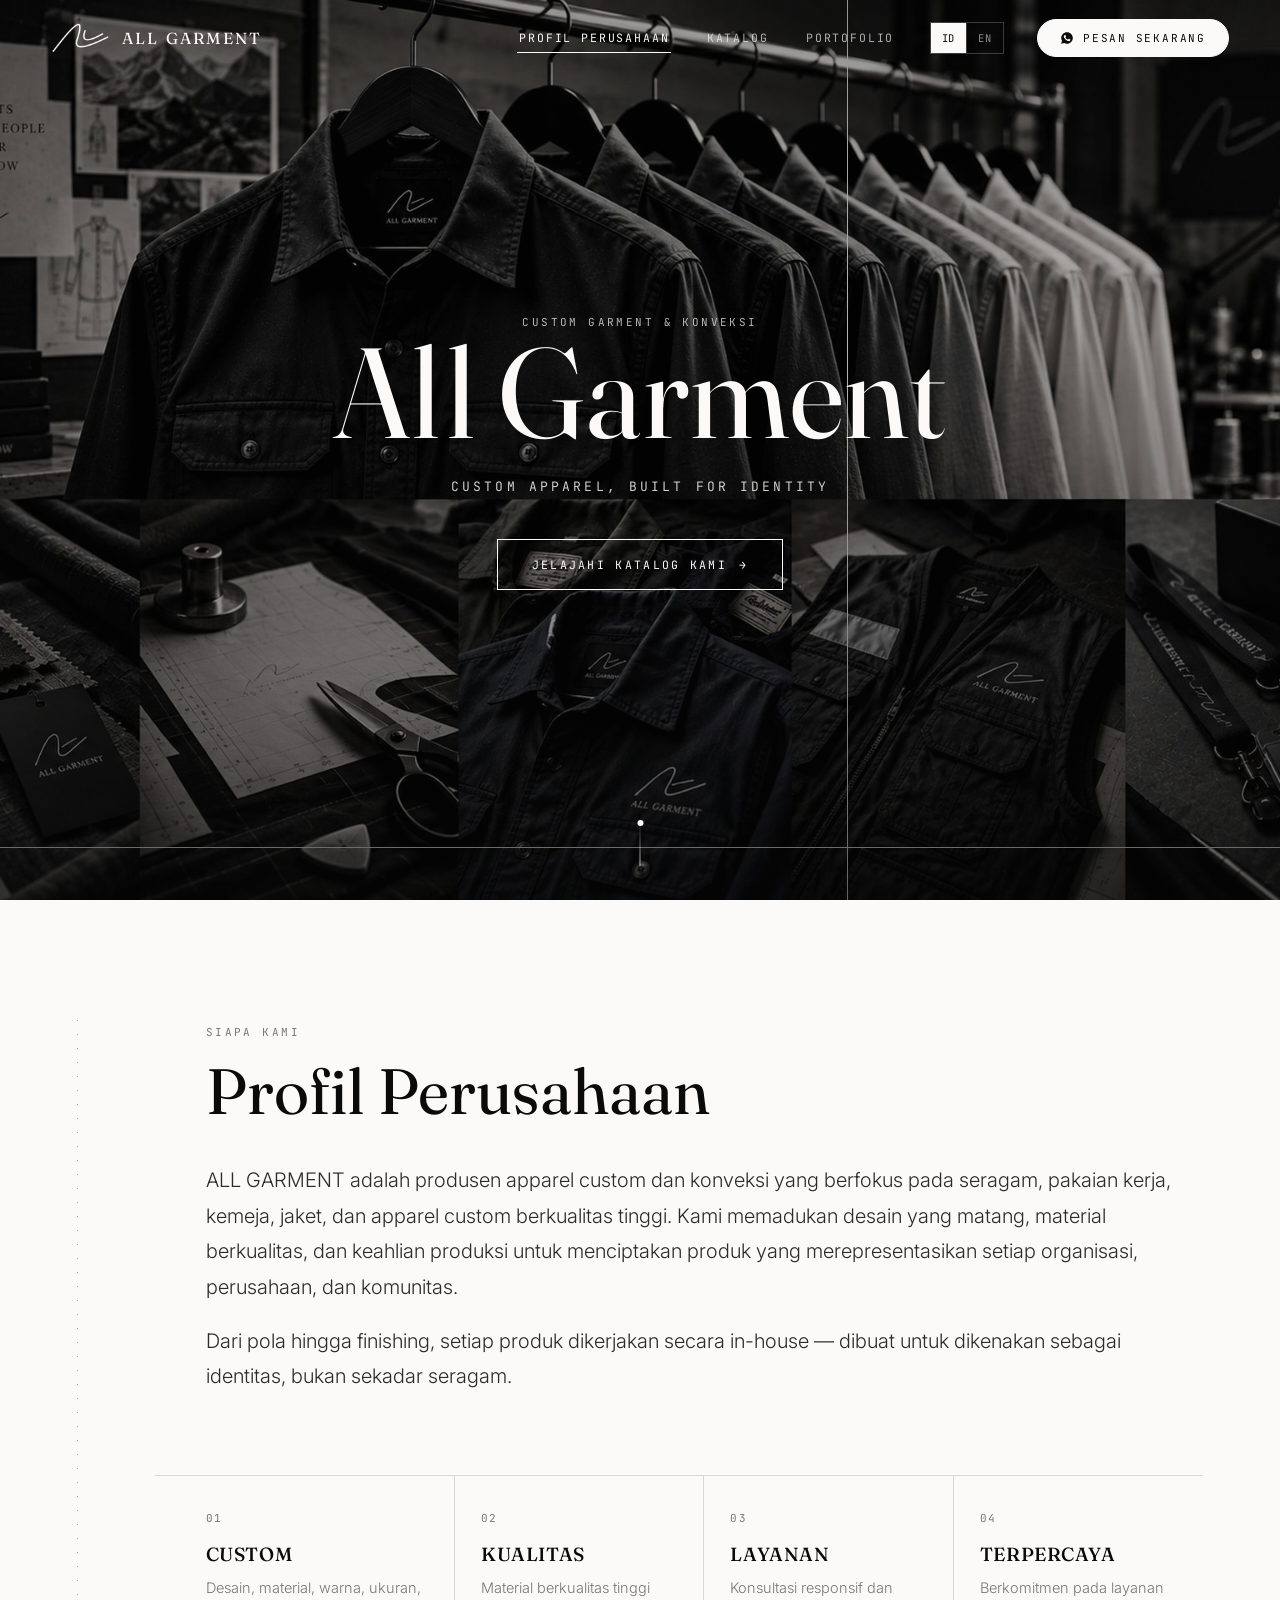
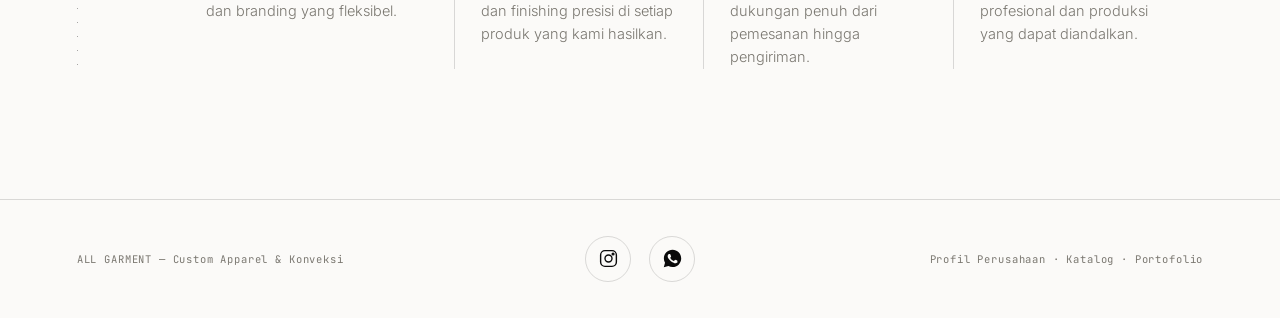
<file: index.html>
<!DOCTYPE html>
<html lang="id">
<head>
<meta charset="UTF-8">
<meta name="viewport" content="width=device-width, initial-scale=1.0">
<title>ALL GARMENT — Custom Apparel, Built For Identity</title>
<link rel="icon" type="image/png" href="images/logo-black.png">
<link rel="apple-touch-icon" href="images/logo-black.png">
<meta name="description" content="ALL GARMENT — produsen apparel custom dan konveksi. Seragam, pakaian kerja, kemeja, jaket, dan apparel custom dengan kualitas dan presisi.">
<link rel="preconnect" href="https://fonts.googleapis.com">
<link rel="preconnect" href="https://fonts.gstatic.com" crossorigin>
<link href="https://fonts.googleapis.com/css2?family=Fraunces:ital,opsz,wght@0,9..144,300;0,9..144,400;0,9..144,500;0,9..144,600;1,9..144,400&family=Inter:wght@300;400;500;600&family=JetBrains+Mono:wght@400;500&display=swap" rel="stylesheet">
<link rel="stylesheet" href="style.css">
</head>
<body class="page-profile">

<div id="veil"><span>All Garment</span></div>

<!-- ============ NAVIGATION ============ -->
<nav class="nav" id="mainNav">
  <div class="nav-brand">
    <img src="images/logo-white.png" alt="ALL GARMENT logo">
    <span class="wordmark">All Garment</span>
  </div>
  <div class="nav-links" id="navLinks">
    <a href="index.html" class="active" data-i18n="nav_profile">Company Profile</a>
    <a href="catalog.html" data-i18n="nav_catalog">Catalog</a>
    <a href="portfolio.html" data-i18n="nav_portfolio">Portfolio</a>
    <div class="lang-switch">
      <button type="button" data-lang="id">ID</button>
      <button type="button" data-lang="en">EN</button>
    </div>
    <a class="order-now" data-wa-link href="#" target="_blank" rel="noopener">
      <svg viewBox="0 0 24 24" fill="currentColor" aria-hidden="true"><path d="M12.04 2C6.58 2 2.13 6.45 2.13 11.91c0 1.75.46 3.45 1.32 4.95L2.05 22l5.25-1.38a9.9 9.9 0 0 0 4.74 1.21h.01c5.46 0 9.9-4.45 9.9-9.91C21.95 6.45 17.5 2 12.04 2zm5.8 14.03c-.24.68-1.4 1.3-1.93 1.38-.49.08-1.11.11-1.8-.11-.41-.13-.94-.31-1.62-.6-2.85-1.23-4.71-4.1-4.85-4.29-.14-.19-1.16-1.54-1.16-2.94 0-1.4.73-2.08 1-2.36.26-.28.57-.35.76-.35.19 0 .38 0 .55.01.18.01.42-.07.65.5.24.58.81 2.01.88 2.16.07.15.12.32.02.51-.09.19-.14.31-.28.48-.14.17-.29.37-.42.5-.14.14-.28.29-.12.57.16.28.71 1.17 1.52 1.9 1.05.94 1.93 1.23 2.21 1.37.28.14.44.12.6-.07.16-.19.68-.79.87-1.06.18-.28.36-.23.6-.14.24.09 1.55.73 1.82.86.27.14.44.2.51.32.07.12.07.68-.17 1.36z"/></svg>
      <span data-i18n="order_now">Order Now</span>
    </a>
  </div>
  <button class="hamburger" id="hamburger" aria-label="Open menu" aria-expanded="false">
    <span></span><span></span><span></span>
  </button>
</nav>

<div class="mobile-menu-backdrop" id="mobileMenuBackdrop"></div>
<div class="mobile-menu" id="mobileMenu">
  <span class="eyebrow on-dark m-eyebrow">Menu</span>
  <a class="menu-link active" href="index.html" data-i18n="nav_profile">Company Profile</a>
  <a class="menu-link" href="catalog.html" data-i18n="nav_catalog">Catalog</a>
  <a class="menu-link" href="portfolio.html" data-i18n="nav_portfolio">Portfolio</a>
  <div class="lang-switch">
    <button type="button" data-lang="id">ID</button>
    <button type="button" data-lang="en">EN</button>
  </div>
  <a class="order-now" data-wa-link href="#" target="_blank" rel="noopener">
    <svg viewBox="0 0 24 24" fill="currentColor" aria-hidden="true"><path d="M12.04 2C6.58 2 2.13 6.45 2.13 11.91c0 1.75.46 3.45 1.32 4.95L2.05 22l5.25-1.38a9.9 9.9 0 0 0 4.74 1.21h.01c5.46 0 9.9-4.45 9.9-9.91C21.95 6.45 17.5 2 12.04 2zm5.8 14.03c-.24.68-1.4 1.3-1.93 1.38-.49.08-1.11.11-1.8-.11-.41-.13-.94-.31-1.62-.6-2.85-1.23-4.71-4.1-4.85-4.29-.14-.19-1.16-1.54-1.16-2.94 0-1.4.73-2.08 1-2.36.26-.28.57-.35.76-.35.19 0 .38 0 .55.01.18.01.42-.07.65.5.24.58.81 2.01.88 2.16.07.15.12.32.02.51-.09.19-.14.31-.28.48-.14.17-.29.37-.42.5-.14.14-.28.29-.12.57.16.28.71 1.17 1.52 1.9 1.05.94 1.93 1.23 2.21 1.37.28.14.44.12.6-.07.16-.19.68-.79.87-1.06.18-.28.36-.23.6-.14.24.09 1.55.73 1.82.86.27.14.44.2.51.32.07.12.07.68-.17 1.36z"/></svg>
    <span data-i18n="order_now">Order Now</span>
  </a>
</div>

<!-- ============ COMPANY PROFILE ============ -->
<main>
  <section class="hero">
    <div class="hero-bg"></div>
    <div class="hero-overlay"></div>
    <div class="hero-inner">
      <span class="eyebrow" data-i18n="hero_eyebrow">Custom Garment &amp; Konveksi</span>
      <h1>All Garment</h1>
      <p class="tagline">Custom Apparel, Built For Identity</p>
      <div class="hero-cta">
        <a class="btn" href="catalog.html"><span data-i18n="hero_cta">Explore Our Catalog</span> <span class="arrow">→</span></a>
      </div>
    </div>
    <div class="scroll-cue"></div>
  </section>

  <section class="profile-section">
    <div class="profile-grid">
      <div class="tape reveal-item reveal-tape"></div>
      <div>
        <div class="profile-head">
          <span class="eyebrow" data-i18n="profile_eyebrow">Who We Are</span>
          <h2 style="margin-top:18px;" data-i18n="profile_title">Company Profile</h2>
        </div>
        <p class="profile-lede reveal-item" data-i18n="profile_p1">ALL GARMENT is a custom apparel and garment manufacturer specializing in high-quality uniforms, workwear, shirts, jackets, and customized apparel. We combine thoughtful design, quality materials, and skilled craftsmanship to create products that represent every organization, company, and community.</p>
        <p class="profile-lede reveal-item" data-i18n="profile_p2">From pattern to finishing, every piece is produced in-house — built to be worn as a mark of identity, not just a uniform.</p>

        <div class="pillars">
          <div class="pillar reveal-item">
            <span class="num">01</span>
            <h3 data-i18n="pillar_custom_title">Custom</h3>
            <p data-i18n="pillar_custom_desc">Flexible designs, materials, colors, sizes, and branding.</p>
          </div>
          <div class="pillar reveal-item">
            <span class="num">02</span>
            <h3 data-i18n="pillar_quality_title">Quality</h3>
            <p data-i18n="pillar_quality_desc">High-quality materials and precise finishing on every piece we produce.</p>
          </div>
          <div class="pillar reveal-item">
            <span class="num">03</span>
            <h3 data-i18n="pillar_service_title">Service</h3>
            <p data-i18n="pillar_service_desc">Responsive consultation and dedicated support from order to delivery.</p>
          </div>
          <div class="pillar reveal-item">
            <span class="num">04</span>
            <h3 data-i18n="pillar_reliable_title">Reliable</h3>
            <p data-i18n="pillar_reliable_desc">Committed to professional service and dependable production.</p>
          </div>
        </div>
      </div>
    </div>
  </section>

  <footer class="site-footer">
    <p data-i18n="footer_tagline">ALL GARMENT — Custom Apparel &amp; Konveksi</p>
    <div class="footer-social">
      <a href="https://www.instagram.com/allgarment_/" target="_blank" rel="noopener" aria-label="Instagram All Garment">
        <svg viewBox="0 0 24 24" fill="none" stroke="currentColor" stroke-width="1.6" aria-hidden="true"><rect x="3" y="3" width="18" height="18" rx="5"/><circle cx="12" cy="12" r="4"/><circle cx="17.2" cy="6.8" r="1"/></svg>
      </a>
      <a data-wa-link href="#" target="_blank" rel="noopener" aria-label="WhatsApp All Garment">
        <svg viewBox="0 0 24 24" fill="currentColor" aria-hidden="true"><path d="M12.04 2C6.58 2 2.13 6.45 2.13 11.91c0 1.75.46 3.45 1.32 4.95L2.05 22l5.25-1.38a9.9 9.9 0 0 0 4.74 1.21h.01c5.46 0 9.9-4.45 9.9-9.91C21.95 6.45 17.5 2 12.04 2zm5.8 14.03c-.24.68-1.4 1.3-1.93 1.38-.49.08-1.11.11-1.8-.11-.41-.13-.94-.31-1.62-.6-2.85-1.23-4.71-4.1-4.85-4.29-.14-.19-1.16-1.54-1.16-2.94 0-1.4.73-2.08 1-2.36.26-.28.57-.35.76-.35.19 0 .38 0 .55.01.18.01.42-.07.65.5.24.58.81 2.01.88 2.16.07.15.12.32.02.51-.09.19-.14.31-.28.48-.14.17-.29.37-.42.5-.14.14-.28.29-.12.57.16.28.71 1.17 1.52 1.9 1.05.94 1.93 1.23 2.21 1.37.28.14.44.12.6-.07.16-.19.68-.79.87-1.06.18-.28.36-.23.6-.14.24.09 1.55.73 1.82.86.27.14.44.2.51.32.07.12.07.68-.17 1.36z"/></svg>
      </a>
    </div>
    <p data-i18n="footer_nav">Company Profile · Catalog · Portfolio</p>
  </footer>
</main>

<script src="i18n.js"></script>
<script src="common.js"></script>
<script src="home.js"></script>
</body>
</html>
</file>
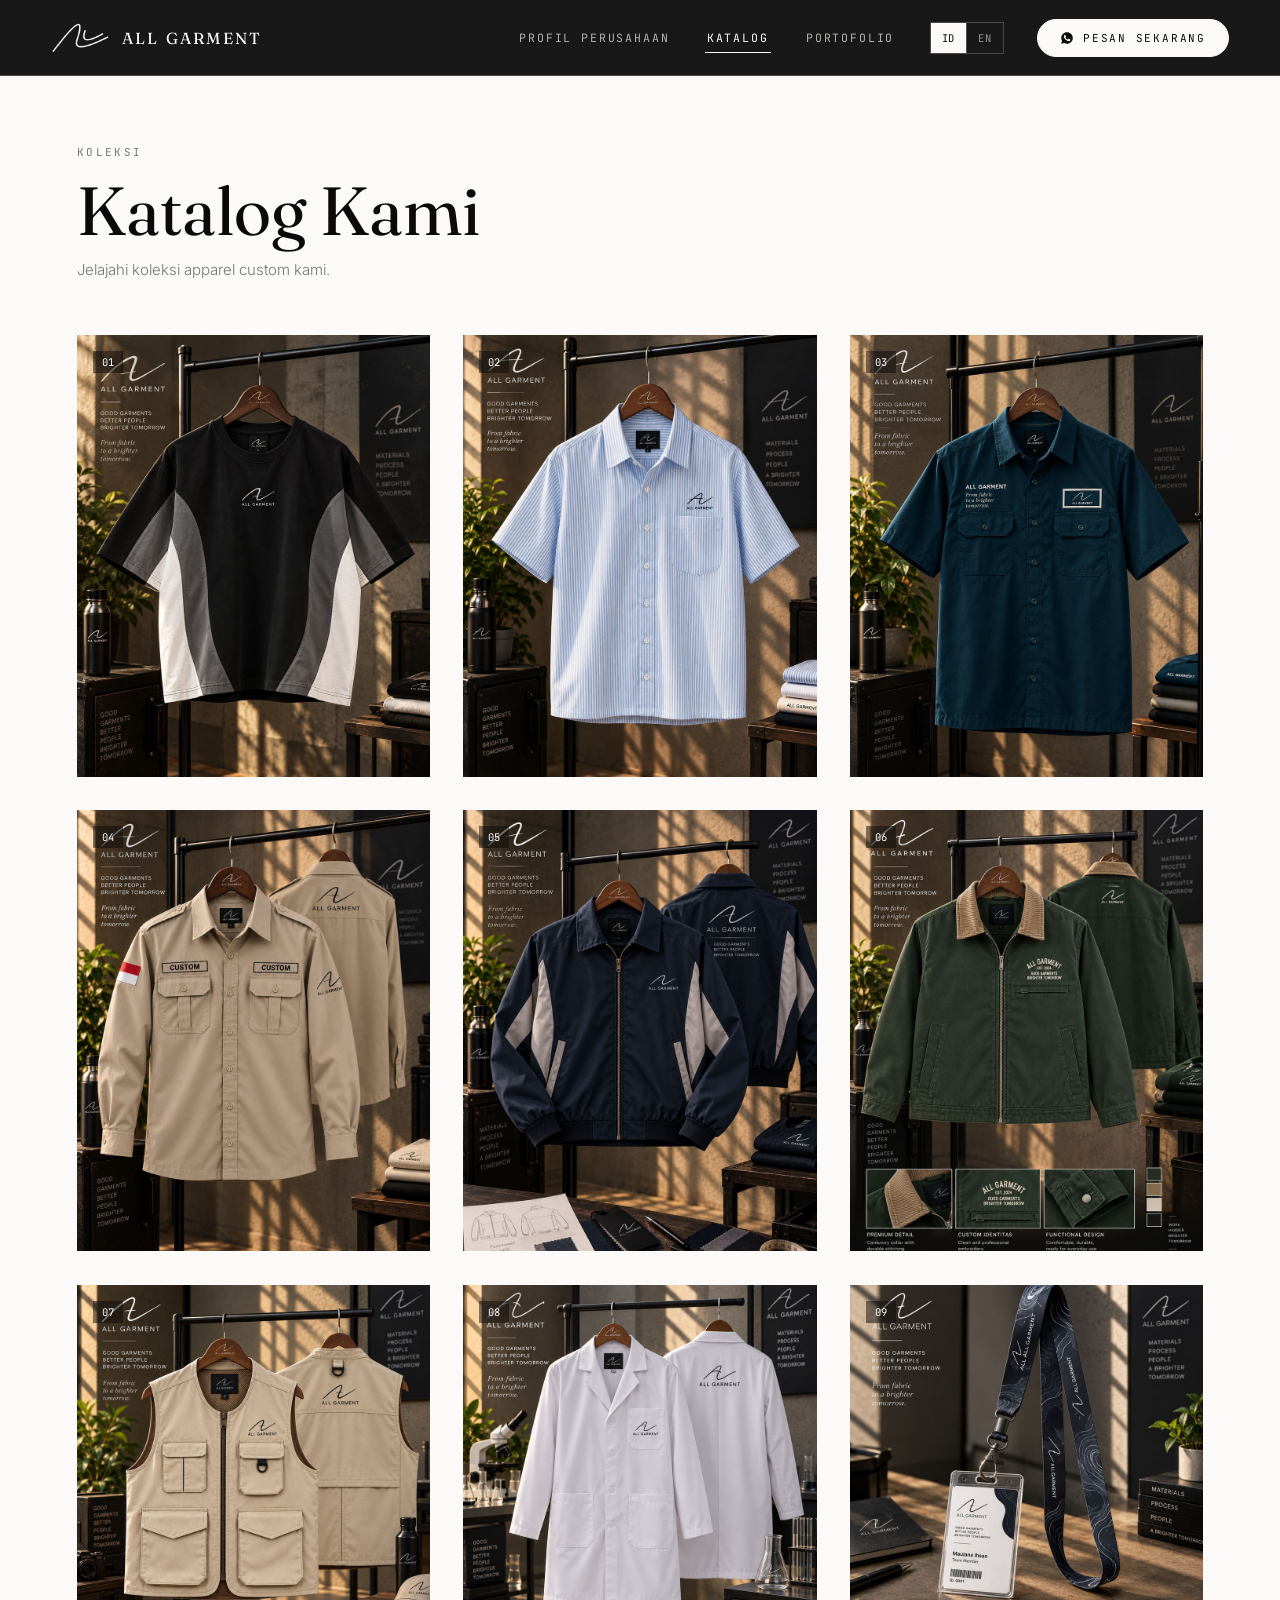
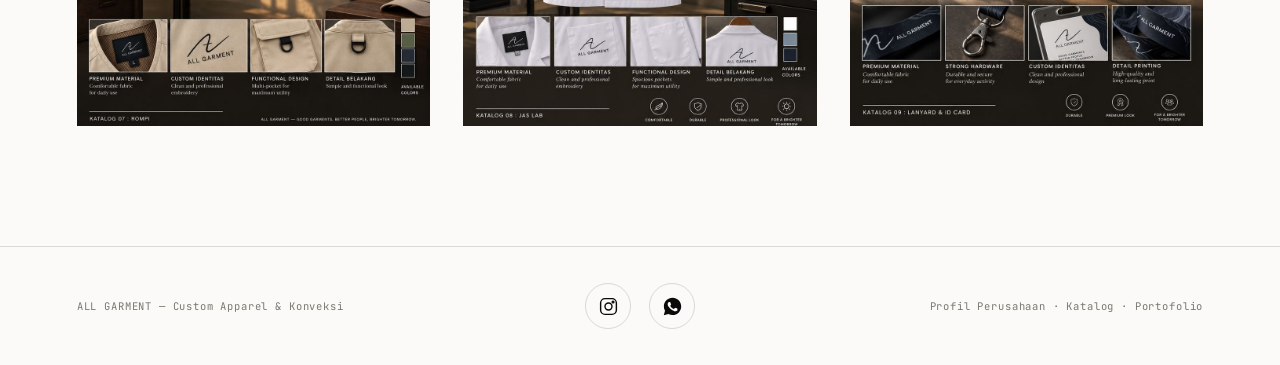
<file: catalog.html>
<!DOCTYPE html>
<html lang="id">
<head>
<meta charset="UTF-8">
<meta name="viewport" content="width=device-width, initial-scale=1.0">
<title>Catalog — ALL GARMENT</title>
<link rel="icon" type="image/png" href="images/logo-black.png">
<link rel="apple-touch-icon" href="images/logo-black.png">
<meta name="description" content="Katalog custom apparel ALL GARMENT — kemeja, workshirt, PDH, jaket, rompi, jas lab, lanyard, dan ID card.">
<link rel="preconnect" href="https://fonts.googleapis.com">
<link rel="preconnect" href="https://fonts.gstatic.com" crossorigin>
<link href="https://fonts.googleapis.com/css2?family=Fraunces:ital,opsz,wght@0,9..144,300;0,9..144,400;0,9..144,500;0,9..144,600;1,9..144,400&family=Inter:wght@300;400;500;600&family=JetBrains+Mono:wght@400;500&display=swap" rel="stylesheet">
<link rel="stylesheet" href="style.css">
</head>
<body class="page-catalog">

<!-- ============ NAVIGATION ============ -->
<nav class="nav solid" id="mainNav">
  <div class="nav-brand">
    <img src="images/logo-white.png" alt="ALL GARMENT logo">
    <span class="wordmark">All Garment</span>
  </div>
  <div class="nav-links" id="navLinks">
    <a href="index.html" data-i18n="nav_profile">Company Profile</a>
    <a href="catalog.html" class="active" data-i18n="nav_catalog">Catalog</a>
    <a href="portfolio.html" data-i18n="nav_portfolio">Portfolio</a>
    <div class="lang-switch">
      <button type="button" data-lang="id">ID</button>
      <button type="button" data-lang="en">EN</button>
    </div>
    <a class="order-now" data-wa-link href="#" target="_blank" rel="noopener">
      <svg viewBox="0 0 24 24" fill="currentColor" aria-hidden="true"><path d="M12.04 2C6.58 2 2.13 6.45 2.13 11.91c0 1.75.46 3.45 1.32 4.95L2.05 22l5.25-1.38a9.9 9.9 0 0 0 4.74 1.21h.01c5.46 0 9.9-4.45 9.9-9.91C21.95 6.45 17.5 2 12.04 2zm5.8 14.03c-.24.68-1.4 1.3-1.93 1.38-.49.08-1.11.11-1.8-.11-.41-.13-.94-.31-1.62-.6-2.85-1.23-4.71-4.1-4.85-4.29-.14-.19-1.16-1.54-1.16-2.94 0-1.4.73-2.08 1-2.36.26-.28.57-.35.76-.35.19 0 .38 0 .55.01.18.01.42-.07.65.5.24.58.81 2.01.88 2.16.07.15.12.32.02.51-.09.19-.14.31-.28.48-.14.17-.29.37-.42.5-.14.14-.28.29-.12.57.16.28.71 1.17 1.52 1.9 1.05.94 1.93 1.23 2.21 1.37.28.14.44.12.6-.07.16-.19.68-.79.87-1.06.18-.28.36-.23.6-.14.24.09 1.55.73 1.82.86.27.14.44.2.51.32.07.12.07.68-.17 1.36z"/></svg>
      <span data-i18n="order_now">Order Now</span>
    </a>
  </div>
  <button class="hamburger" id="hamburger" aria-label="Open menu" aria-expanded="false">
    <span></span><span></span><span></span>
  </button>
</nav>

<div class="mobile-menu-backdrop" id="mobileMenuBackdrop"></div>
<div class="mobile-menu" id="mobileMenu">
  <span class="eyebrow on-dark m-eyebrow">Menu</span>
  <a class="menu-link" href="index.html" data-i18n="nav_profile">Company Profile</a>
  <a class="menu-link active" href="catalog.html" data-i18n="nav_catalog">Catalog</a>
  <a class="menu-link" href="portfolio.html" data-i18n="nav_portfolio">Portfolio</a>
  <div class="lang-switch">
    <button type="button" data-lang="id">ID</button>
    <button type="button" data-lang="en">EN</button>
  </div>
  <a class="order-now" data-wa-link href="#" target="_blank" rel="noopener">
    <svg viewBox="0 0 24 24" fill="currentColor" aria-hidden="true"><path d="M12.04 2C6.58 2 2.13 6.45 2.13 11.91c0 1.75.46 3.45 1.32 4.95L2.05 22l5.25-1.38a9.9 9.9 0 0 0 4.74 1.21h.01c5.46 0 9.9-4.45 9.9-9.91C21.95 6.45 17.5 2 12.04 2zm5.8 14.03c-.24.68-1.4 1.3-1.93 1.38-.49.08-1.11.11-1.8-.11-.41-.13-.94-.31-1.62-.6-2.85-1.23-4.71-4.1-4.85-4.29-.14-.19-1.16-1.54-1.16-2.94 0-1.4.73-2.08 1-2.36.26-.28.57-.35.76-.35.19 0 .38 0 .55.01.18.01.42-.07.65.5.24.58.81 2.01.88 2.16.07.15.12.32.02.51-.09.19-.14.31-.28.48-.14.17-.29.37-.42.5-.14.14-.28.29-.12.57.16.28.71 1.17 1.52 1.9 1.05.94 1.93 1.23 2.21 1.37.28.14.44.12.6-.07.16-.19.68-.79.87-1.06.18-.28.36-.23.6-.14.24.09 1.55.73 1.82.86.27.14.44.2.51.32.07.12.07.68-.17 1.36z"/></svg>
    <span data-i18n="order_now">Order Now</span>
  </a>
</div>

<!-- ============ CATALOG ============ -->
<main>
  <div id="catalogGridView">
    <div class="section-head">
      <span class="eyebrow" data-i18n="catalog_eyebrow">Collection</span>
      <h2 style="margin-top:16px;" data-i18n="catalog_title">Our Catalog</h2>
      <p class="sub" data-i18n="catalog_sub">Explore our custom apparel collection.</p>
    </div>
    <div class="catalog-wrap">
      <div class="catalog-grid" id="catalogGrid"></div>
    </div>
  </div>

  <div class="product-detail" id="productDetail"></div>

  <footer class="site-footer">
    <p data-i18n="footer_tagline">ALL GARMENT — Custom Apparel &amp; Konveksi</p>
    <div class="footer-social">
      <a href="https://www.instagram.com/allgarment_/" target="_blank" rel="noopener" aria-label="Instagram All Garment">
        <svg viewBox="0 0 24 24" fill="none" stroke="currentColor" stroke-width="1.6" aria-hidden="true"><rect x="3" y="3" width="18" height="18" rx="5"/><circle cx="12" cy="12" r="4"/><circle cx="17.2" cy="6.8" r="1"/></svg>
      </a>
      <a data-wa-link href="#" target="_blank" rel="noopener" aria-label="WhatsApp All Garment">
        <svg viewBox="0 0 24 24" fill="currentColor" aria-hidden="true"><path d="M12.04 2C6.58 2 2.13 6.45 2.13 11.91c0 1.75.46 3.45 1.32 4.95L2.05 22l5.25-1.38a9.9 9.9 0 0 0 4.74 1.21h.01c5.46 0 9.9-4.45 9.9-9.91C21.95 6.45 17.5 2 12.04 2zm5.8 14.03c-.24.68-1.4 1.3-1.93 1.38-.49.08-1.11.11-1.8-.11-.41-.13-.94-.31-1.62-.6-2.85-1.23-4.71-4.1-4.85-4.29-.14-.19-1.16-1.54-1.16-2.94 0-1.4.73-2.08 1-2.36.26-.28.57-.35.76-.35.19 0 .38 0 .55.01.18.01.42-.07.65.5.24.58.81 2.01.88 2.16.07.15.12.32.02.51-.09.19-.14.31-.28.48-.14.17-.29.37-.42.5-.14.14-.28.29-.12.57.16.28.71 1.17 1.52 1.9 1.05.94 1.93 1.23 2.21 1.37.28.14.44.12.6-.07.16-.19.68-.79.87-1.06.18-.28.36-.23.6-.14.24.09 1.55.73 1.82.86.27.14.44.2.51.32.07.12.07.68-.17 1.36z"/></svg>
      </a>
    </div>
    <p data-i18n="footer_nav">Company Profile · Catalog · Portfolio</p>
  </footer>
</main>

<script src="i18n.js"></script>
<script src="common.js"></script>
<script src="data.js"></script>
<script src="catalog.js"></script>
</body>
</html>
</file>
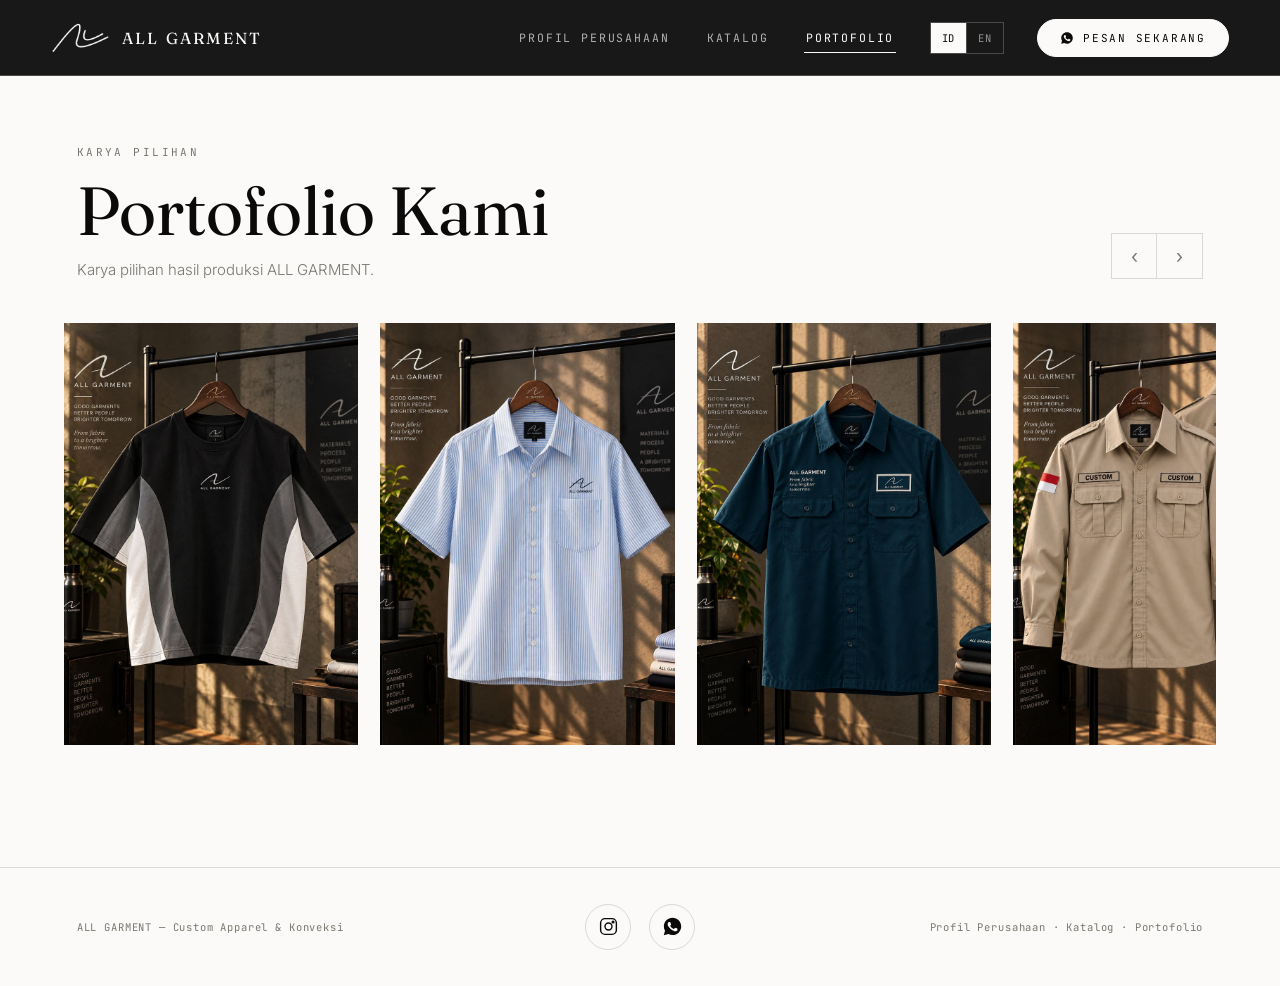
<file: portfolio.html>
<!DOCTYPE html>
<html lang="id">
<head>
<meta charset="UTF-8">
<meta name="viewport" content="width=device-width, initial-scale=1.0">
<title>Portfolio — ALL GARMENT</title>
<link rel="icon" type="image/png" href="images/logo-black.png">
<link rel="apple-touch-icon" href="images/logo-black.png">
<meta name="description" content="Portofolio hasil produksi ALL GARMENT — seragam perusahaan, event, organisasi, dan custom apparel lainnya.">
<link rel="preconnect" href="https://fonts.googleapis.com">
<link rel="preconnect" href="https://fonts.gstatic.com" crossorigin>
<link href="https://fonts.googleapis.com/css2?family=Fraunces:ital,opsz,wght@0,9..144,300;0,9..144,400;0,9..144,500;0,9..144,600;1,9..144,400&family=Inter:wght@300;400;500;600&family=JetBrains+Mono:wght@400;500&display=swap" rel="stylesheet">
<link rel="stylesheet" href="style.css">
</head>
<body class="page-portfolio">

<!-- ============ NAVIGATION ============ -->
<nav class="nav solid" id="mainNav">
  <div class="nav-brand">
    <img src="images/logo-white.png" alt="ALL GARMENT logo">
    <span class="wordmark">All Garment</span>
  </div>
  <div class="nav-links" id="navLinks">
    <a href="index.html" data-i18n="nav_profile">Company Profile</a>
    <a href="catalog.html" data-i18n="nav_catalog">Catalog</a>
    <a href="portfolio.html" class="active" data-i18n="nav_portfolio">Portfolio</a>
    <div class="lang-switch">
      <button type="button" data-lang="id">ID</button>
      <button type="button" data-lang="en">EN</button>
    </div>
    <a class="order-now" data-wa-link href="#" target="_blank" rel="noopener">
      <svg viewBox="0 0 24 24" fill="currentColor" aria-hidden="true"><path d="M12.04 2C6.58 2 2.13 6.45 2.13 11.91c0 1.75.46 3.45 1.32 4.95L2.05 22l5.25-1.38a9.9 9.9 0 0 0 4.74 1.21h.01c5.46 0 9.9-4.45 9.9-9.91C21.95 6.45 17.5 2 12.04 2zm5.8 14.03c-.24.68-1.4 1.3-1.93 1.38-.49.08-1.11.11-1.8-.11-.41-.13-.94-.31-1.62-.6-2.85-1.23-4.71-4.1-4.85-4.29-.14-.19-1.16-1.54-1.16-2.94 0-1.4.73-2.08 1-2.36.26-.28.57-.35.76-.35.19 0 .38 0 .55.01.18.01.42-.07.65.5.24.58.81 2.01.88 2.16.07.15.12.32.02.51-.09.19-.14.31-.28.48-.14.17-.29.37-.42.5-.14.14-.28.29-.12.57.16.28.71 1.17 1.52 1.9 1.05.94 1.93 1.23 2.21 1.37.28.14.44.12.6-.07.16-.19.68-.79.87-1.06.18-.28.36-.23.6-.14.24.09 1.55.73 1.82.86.27.14.44.2.51.32.07.12.07.68-.17 1.36z"/></svg>
      <span data-i18n="order_now">Order Now</span>
    </a>
  </div>
  <button class="hamburger" id="hamburger" aria-label="Open menu" aria-expanded="false">
    <span></span><span></span><span></span>
  </button>
</nav>

<div class="mobile-menu-backdrop" id="mobileMenuBackdrop"></div>
<div class="mobile-menu" id="mobileMenu">
  <span class="eyebrow on-dark m-eyebrow">Menu</span>
  <a class="menu-link" href="index.html" data-i18n="nav_profile">Company Profile</a>
  <a class="menu-link" href="catalog.html" data-i18n="nav_catalog">Catalog</a>
  <a class="menu-link active" href="portfolio.html" data-i18n="nav_portfolio">Portfolio</a>
  <div class="lang-switch">
    <button type="button" data-lang="id">ID</button>
    <button type="button" data-lang="en">EN</button>
  </div>
  <a class="order-now" data-wa-link href="#" target="_blank" rel="noopener">
    <svg viewBox="0 0 24 24" fill="currentColor" aria-hidden="true"><path d="M12.04 2C6.58 2 2.13 6.45 2.13 11.91c0 1.75.46 3.45 1.32 4.95L2.05 22l5.25-1.38a9.9 9.9 0 0 0 4.74 1.21h.01c5.46 0 9.9-4.45 9.9-9.91C21.95 6.45 17.5 2 12.04 2zm5.8 14.03c-.24.68-1.4 1.3-1.93 1.38-.49.08-1.11.11-1.8-.11-.41-.13-.94-.31-1.62-.6-2.85-1.23-4.71-4.1-4.85-4.29-.14-.19-1.16-1.54-1.16-2.94 0-1.4.73-2.08 1-2.36.26-.28.57-.35.76-.35.19 0 .38 0 .55.01.18.01.42-.07.65.5.24.58.81 2.01.88 2.16.07.15.12.32.02.51-.09.19-.14.31-.28.48-.14.17-.29.37-.42.5-.14.14-.28.29-.12.57.16.28.71 1.17 1.52 1.9 1.05.94 1.93 1.23 2.21 1.37.28.14.44.12.6-.07.16-.19.68-.79.87-1.06.18-.28.36-.23.6-.14.24.09 1.55.73 1.82.86.27.14.44.2.51.32.07.12.07.68-.17 1.36z"/></svg>
    <span data-i18n="order_now">Order Now</span>
  </a>
</div>

<!-- ============ PORTFOLIO ============ -->
<main>
  <div class="section-head" id="portfolioSectionHead">
    <div class="head-flex">
      <div>
        <span class="eyebrow" data-i18n="portfolio_eyebrow">Selected Work</span>
        <h2 style="margin-top:16px;" data-i18n="portfolio_title">Our Portfolio</h2>
        <p class="sub" data-i18n="portfolio_sub">Selected work produced by ALL GARMENT.</p>
      </div>
      <div class="carousel-controls">
        <button id="carouselPrev" aria-label="Previous">‹</button>
        <button id="carouselNext" aria-label="Next">›</button>
      </div>
    </div>
  </div>

  <div id="portfolioCarouselView">
    <div class="portfolio-wrap">
      <div class="portfolio-carousel-wrap" id="portfolioCarouselWrap">
        <div class="portfolio-carousel" id="portfolioCarousel"></div>
      </div>
    </div>
  </div>

  <div class="portfolio-album" id="portfolioAlbum"></div>

  <footer class="site-footer">
    <p data-i18n="footer_tagline">ALL GARMENT — Custom Apparel &amp; Konveksi</p>
    <div class="footer-social">
      <a href="https://www.instagram.com/allgarment_/" target="_blank" rel="noopener" aria-label="Instagram All Garment">
        <svg viewBox="0 0 24 24" fill="none" stroke="currentColor" stroke-width="1.6" aria-hidden="true"><rect x="3" y="3" width="18" height="18" rx="5"/><circle cx="12" cy="12" r="4"/><circle cx="17.2" cy="6.8" r="1"/></svg>
      </a>
      <a data-wa-link href="#" target="_blank" rel="noopener" aria-label="WhatsApp All Garment">
        <svg viewBox="0 0 24 24" fill="currentColor" aria-hidden="true"><path d="M12.04 2C6.58 2 2.13 6.45 2.13 11.91c0 1.75.46 3.45 1.32 4.95L2.05 22l5.25-1.38a9.9 9.9 0 0 0 4.74 1.21h.01c5.46 0 9.9-4.45 9.9-9.91C21.95 6.45 17.5 2 12.04 2zm5.8 14.03c-.24.68-1.4 1.3-1.93 1.38-.49.08-1.11.11-1.8-.11-.41-.13-.94-.31-1.62-.6-2.85-1.23-4.71-4.1-4.85-4.29-.14-.19-1.16-1.54-1.16-2.94 0-1.4.73-2.08 1-2.36.26-.28.57-.35.76-.35.19 0 .38 0 .55.01.18.01.42-.07.65.5.24.58.81 2.01.88 2.16.07.15.12.32.02.51-.09.19-.14.31-.28.48-.14.17-.29.37-.42.5-.14.14-.28.29-.12.57.16.28.71 1.17 1.52 1.9 1.05.94 1.93 1.23 2.21 1.37.28.14.44.12.6-.07.16-.19.68-.79.87-1.06.18-.28.36-.23.6-.14.24.09 1.55.73 1.82.86.27.14.44.2.51.32.07.12.07.68-.17 1.36z"/></svg>
      </a>
    </div>
    <p data-i18n="footer_nav">Company Profile · Catalog · Portfolio</p>
  </footer>
</main>

<!-- ============ LIGHTBOX ============ -->
<div class="lightbox" id="lightbox">
  <button class="lightbox-close" id="lightboxClose">Close ✕</button>
  <div class="lightbox-inner">
    <div id="lightboxImgWrap"></div>
    <div class="lightbox-caption">
      <p class="lc-name" id="lightboxName"></p>
      <p class="lc-cat" id="lightboxCat"></p>
    </div>
  </div>
</div>

<script src="i18n.js"></script>
<script src="common.js"></script>
<script src="data.js"></script>
<script src="portfolio.js"></script>
</body>
</html>
</file>
<file: style.css>
/* ============================================================
   ALL GARMENT — Company Profile Website
   Tokens
   ============================================================ */
:root{
  --black:#0a0a0a;
  --near-black:#141414;
  --white:#fbfaf8;
  --paper:#f2f0ec;
  --gray-600:#7a7770;
  --gray-300:#c9c6bf;
  --hairline:rgba(10,10,10,0.14);
  --hairline-on-dark:rgba(251,250,248,0.22);

  --font-display:'Fraunces', 'Times New Roman', serif;
  --font-body:'Inter', -apple-system, BlinkMacSystemFont, sans-serif;
  --font-mono:'JetBrains Mono', ui-monospace, monospace;

  --ease:cubic-bezier(.22,.61,.36,1);
  --dur-fast:.35s;
  --dur-med:.6s;
  --dur-slow:.9s;

  --nav-h:76px;
}

*{margin:0;padding:0;box-sizing:border-box;}
html{scroll-behavior:smooth;}
body{
  font-family:var(--font-body);
  color:var(--black);
  background:var(--white);
  overflow-x:hidden;
  width:100%;
  -webkit-font-smoothing:antialiased;
  -moz-osx-font-smoothing:grayscale;
}
img{max-width:100%;display:block;}
button{font-family:inherit;cursor:pointer;background:none;border:none;color:inherit;}
a{color:inherit;text-decoration:none;}
ul{list-style:none;}
table{border-collapse:collapse;}

@media (prefers-reduced-motion: reduce){
  *{animation-duration:.01ms !important;animation-iteration-count:1 !important;transition-duration:.01ms !important;scroll-behavior:auto !important;}
}

:focus-visible{outline:2px solid var(--black);outline-offset:3px;}
.no-image :focus-visible{outline-color:var(--white);}

.eyebrow{
  font-family:var(--font-mono);
  font-size:11px;
  letter-spacing:.22em;
  text-transform:uppercase;
  color:var(--gray-600);
}
.eyebrow.on-dark{color:rgba(251,250,248,.6);}

/* ============================================================
   Loading veil (subtle entrance)
   ============================================================ */
#veil{
  position:fixed;inset:0;background:var(--black);z-index:9999;
  display:flex;align-items:center;justify-content:center;
  transition:opacity var(--dur-slow) var(--ease), visibility var(--dur-slow) var(--ease);
}
#veil span{
  font-family:var(--font-display);
  color:var(--white);
  font-size:14px;
  letter-spacing:.4em;
  text-transform:uppercase;
  opacity:0;
  animation:veilFade 1.1s var(--ease) forwards;
}
@keyframes veilFade{
  0%{opacity:0;letter-spacing:.7em;}
  100%{opacity:1;letter-spacing:.4em;}
}
#veil.hide{opacity:0;visibility:hidden;}

/* ============================================================
   Navigation
   ============================================================ */
.nav{
  position:fixed;top:0;left:0;right:0;z-index:1000;
  height:var(--nav-h);
  display:flex;align-items:center;justify-content:space-between;
  padding:0 clamp(20px,4vw,56px);
  background:transparent;
  backdrop-filter:blur(0px);
  transition:background var(--dur-fast) var(--ease), backdrop-filter var(--dur-fast) var(--ease), border-color var(--dur-fast) var(--ease);
  border-bottom:1px solid transparent;
}
.nav.solid{
  background:rgba(10,10,10,0.94);
  backdrop-filter:blur(10px);
  border-bottom-color:var(--hairline-on-dark);
}
.nav-brand{
  display:flex;align-items:center;gap:12px;
}
.nav-brand img{
  height:32px;width:auto;object-fit:contain;
}
.nav-brand .wordmark{
  font-family:var(--font-display);
  font-size:16px;
  letter-spacing:.14em;
  color:var(--white);
  text-transform:uppercase;
}
.nav.solid .nav-brand .wordmark{color:var(--white);}

.nav-links{
  display:flex;
  align-items:center;
  gap:clamp(18px,2.6vw,38px);
}
.nav-links a:not(.order-now){
  position:relative;
  font-family:var(--font-mono);
  font-size:11.5px;
  letter-spacing:.16em;
  text-transform:uppercase;
  color:rgba(251,250,248,.68);
  padding:8px 2px;
  transition:color var(--dur-fast) var(--ease), opacity var(--dur-fast) var(--ease);
}
.nav-links a:not(.order-now)::after{
  content:'';
  position:absolute;left:0;right:0;bottom:0;
  height:1px;background:var(--white);
  transform:scaleX(0);
  transform-origin:left;
  transition:transform var(--dur-med) var(--ease);
}
.nav-links a:not(.order-now):hover{color:var(--white);}
.nav-links a:not(.order-now).active{color:var(--white);}
.nav-links a:not(.order-now).active::after{transform:scaleX(1);}

.lang-switch{
  display:flex;
  border:1px solid var(--hairline-on-dark);
  flex:none;
}
.lang-switch button{
  font-family:var(--font-mono);
  font-size:10.5px;
  letter-spacing:.08em;
  padding:8px 11px;
  color:rgba(251,250,248,.55);
  transition:background var(--dur-fast) var(--ease), color var(--dur-fast) var(--ease);
}
.lang-switch button + button{border-left:1px solid var(--hairline-on-dark);}
.lang-switch button.active{background:var(--white);color:var(--black);}
.mobile-menu .lang-switch{margin-top:2px;border-color:var(--hairline-on-dark);}
.mobile-menu .lang-switch button{padding:9px 16px;font-size:11px;}

.order-now{
  display:inline-flex;
  align-items:center;
  gap:9px;
  font-family:var(--font-mono);
  font-size:11px;
  letter-spacing:.16em;
  text-transform:uppercase;
  color:var(--black);
  background:var(--white);
  padding:11px 22px;
  border:1px solid var(--white);
  border-radius:999px;
  transition:background var(--dur-fast) var(--ease), color var(--dur-fast) var(--ease), border-color var(--dur-fast) var(--ease), transform var(--dur-fast) var(--ease);
  white-space:nowrap;
}
.order-now svg{width:14px;height:14px;flex:none;}
.order-now:hover{background:transparent;color:var(--white);transform:translateY(-1px);}
.mobile-menu .order-now{
  margin-top:10px;
  font-size:13px;
  padding:14px 28px;
  border-radius:999px;
  border-color:var(--white);
  color:var(--black);
}

.hamburger{
  display:none;
  flex-direction:column;
  gap:5px;
  width:28px;
  z-index:1200;
  position:relative;
}
.hamburger span{
  display:block;height:1px;width:100%;background:var(--white);
  transition:transform var(--dur-fast) var(--ease), opacity var(--dur-fast) var(--ease);
}
.hamburger.open span:nth-child(1){transform:translateY(6px) rotate(45deg);}
.hamburger.open span:nth-child(2){opacity:0;}
.hamburger.open span:nth-child(3){transform:translateY(-6px) rotate(-45deg);}

.mobile-menu-backdrop{
  position:fixed;inset:0;
  background:rgba(10,10,10,.25);
  z-index:1099;
  opacity:0;visibility:hidden;
  transition:opacity var(--dur-fast) var(--ease), visibility var(--dur-fast) var(--ease);
}
.mobile-menu-backdrop.open{opacity:1;visibility:visible;}
.mobile-menu{
  position:fixed;
  top:calc(var(--nav-h) + 10px);
  right:16px;
  width:min(70vw, 250px);
  background:var(--black);
  border:1px solid var(--hairline-on-dark);
  z-index:1100;
  display:flex;flex-direction:column;align-items:flex-start;
  gap:16px;
  padding:24px 22px;
  transform-origin:top right;
  transform:scale(.94);
  opacity:0;
  visibility:hidden;
  box-shadow:0 20px 44px rgba(0,0,0,.4);
  transition:transform var(--dur-fast) var(--ease), opacity var(--dur-fast) var(--ease), visibility var(--dur-fast) var(--ease);
}
.mobile-menu.open{transform:scale(1);opacity:1;visibility:visible;}
.mobile-menu .menu-link{
  font-family:var(--font-display);
  font-size:19px;
  color:var(--white);
  letter-spacing:.02em;
  opacity:.6;
  transition:opacity var(--dur-fast) var(--ease);
}
.mobile-menu .menu-link.active{opacity:1;}
.mobile-menu .m-eyebrow{margin-bottom:-4px;}
.mobile-menu .order-now{width:100%;justify-content:center;margin-top:4px;}

/* ============================================================
   Page shell
   ============================================================ */
.page{
  display:none;
  min-height:100vh;
  width:100%;
}
.page.active{display:block;animation:pageIn var(--dur-med) var(--ease);}
@keyframes pageIn{
  from{opacity:0;transform:translateY(14px);}
  to{opacity:1;transform:translateY(0);}
}

/* Scroll-reveal utility — elements fade + rise into view */
.reveal-item{
  opacity:0;
  transform:translateY(28px);
  transition:opacity .8s var(--ease), transform .5s var(--ease), box-shadow .5s var(--ease);
}
.reveal-item.revealed{
  opacity:1;
  transform:translateY(0);
}
.reveal-tape{
  transform:scaleY(0);
  transform-origin:top;
  transition:opacity .9s var(--ease), transform 1.1s var(--ease);
}
.reveal-tape.revealed{
  opacity:.35;
  transform:scaleY(1);
}

/* ============================================================
   PAGE 01 — COMPANY PROFILE
   ============================================================ */
.hero{
  position:relative;
  height:100vh;
  min-height:560px;
  width:100%;
  display:flex;
  flex-direction:column;
  align-items:center;
  justify-content:center;
  text-align:center;
  overflow:hidden;
  color:var(--white);
}
.hero-bg{
  position:absolute;inset:0;
  background-image:url('images/hero.jpg');
  background-size:cover;
  background-position:center;
  z-index:0;
  transform:scale(1.12);
  animation:heroZoom 9s var(--ease) forwards;
}
.hero-overlay{
  position:absolute;inset:0;
  background-image:linear-gradient(180deg, rgba(6,6,6,.42) 0%, rgba(6,6,6,.28) 38%, rgba(6,6,6,.62) 100%);
  z-index:1;
}
@keyframes heroZoom{
  from{transform:scale(1.12);}
  to{transform:scale(1);}
}
.hero-inner{
  position:relative;
  z-index:2;
  padding:0 20px;
}
.hero .eyebrow{
  color:rgba(251,250,248,.72);
  margin-bottom:22px;
  opacity:0;
  animation:riseUp .9s var(--ease) .25s forwards;
}
.hero h1{
  font-family:var(--font-display);
  font-weight:400;
  font-size:clamp(48px, 10vw, 128px);
  letter-spacing:.01em;
  line-height:.98;
  opacity:0;
  animation:riseUp 1s var(--ease) .4s forwards;
}
.hero .tagline{
  margin-top:22px;
  font-family:var(--font-mono);
  font-size:clamp(11px,1.3vw,13px);
  letter-spacing:.24em;
  text-transform:uppercase;
  color:rgba(251,250,248,.82);
  opacity:0;
  animation:riseUp .9s var(--ease) .6s forwards;
}
.hero-cta{
  margin-top:44px;
  opacity:0;
  animation:riseUp .9s var(--ease) .8s forwards;
}
@keyframes riseUp{
  from{opacity:0;transform:translateY(18px);}
  to{opacity:1;transform:translateY(0);}
}
.btn{
  display:inline-flex;
  align-items:center;
  gap:12px;
  font-family:var(--font-mono);
  font-size:11.5px;
  letter-spacing:.2em;
  text-transform:uppercase;
  padding:17px 34px;
  border:1px solid var(--white);
  color:var(--white);
  transition:background var(--dur-fast) var(--ease), color var(--dur-fast) var(--ease);
}
.btn:hover{background:var(--white);color:var(--black);}
.btn.dark{border-color:var(--black);color:var(--black);}
.btn.dark:hover{background:var(--black);color:var(--white);}
.btn .arrow{transition:transform var(--dur-fast) var(--ease);}
.btn:hover .arrow{transform:translateX(4px);}

.scroll-cue{
  position:absolute;bottom:34px;left:50%;transform:translateX(-50%);
  z-index:2;
  width:1px;height:46px;
  background:linear-gradient(rgba(251,250,248,0), rgba(251,250,248,.75));
}
.scroll-cue::after{
  content:'';position:absolute;left:-2.5px;top:0;width:6px;height:6px;border-radius:50%;
  background:var(--white);
  animation:cueMove 2.2s var(--ease) infinite;
}
@keyframes cueMove{
  0%{top:0;opacity:0;}
  30%{opacity:1;}
  90%{opacity:0;}
  100%{top:44px;opacity:0;}
}

/* Company profile content section */
.profile-section{
  position:relative;
  background:var(--white);
  padding:120px clamp(20px,6vw,80px) 130px;
}
.profile-grid{
  max-width:1280px;margin:0 auto;
  display:grid;
  grid-template-columns:1px 1fr;
  gap:0 clamp(30px,6vw,90px);
}
.tape{
  position:relative;
  background:repeating-linear-gradient(180deg, var(--black) 0 1px, transparent 1px 14px);
  opacity:.35;
}
.profile-head{
  padding-left:clamp(24px,4vw,56px);
}
.profile-head h2{
  font-family:var(--font-display);
  font-weight:400;
  font-size:clamp(34px,5.4vw,64px);
  line-height:1.02;
  white-space:nowrap;
}
.profile-lede{
  padding-left:clamp(24px,4vw,56px);
  margin-top:40px;
  max-width:100%;
  font-size:clamp(16px,1.7vw,20px);
  line-height:1.78;
  color:#2c2b28;
  font-weight:300;
}
.profile-lede + .profile-lede{margin-top:18px;}

.pillars{
  margin-top:80px;
  padding-left:clamp(24px,4vw,56px);
  display:grid;
  grid-template-columns:repeat(4,1fr);
  border-top:1px solid var(--hairline);
}
.pillar{
  padding:30px 26px 0 26px;
  border-right:1px solid var(--hairline);
}
.pillar:first-child{padding-left:0;}
.pillar:last-child{border-right:none;}
.pillar .num{
  font-family:var(--font-mono);
  font-size:11px;
  color:var(--gray-600);
  letter-spacing:.1em;
}
.pillar h3{
  font-family:var(--font-display);
  font-size:19px;
  font-weight:500;
  letter-spacing:.03em;
  text-transform:uppercase;
  margin-top:16px;
}
.pillar p{
  margin-top:10px;
  font-size:14.5px;
  line-height:1.6;
  color:var(--gray-600);
  font-weight:300;
  max-width:26ch;
}

/* ============================================================
   PAGE 02 — CATALOG
   ============================================================ */
.section-head{
  padding:calc(var(--nav-h) + 64px) clamp(20px,6vw,80px) 0;
  max-width:1280px;margin:0 auto;
}
.section-head h2{
  font-family:var(--font-display);
  font-weight:400;
  font-size:clamp(38px,6vw,68px);
  line-height:1;
}
.section-head .sub{
  margin-top:16px;
  font-size:15px;
  color:var(--gray-600);
  font-weight:300;
  max-width:46ch;
}

.catalog-wrap{
  max-width:1280px;margin:0 auto;
  padding:56px clamp(20px,6vw,80px) 120px;
}
.catalog-grid{
  display:grid;
  grid-template-columns:repeat(3,1fr);
  gap:clamp(22px,2.6vw,34px);
}
.product-card{
  position:relative;
  background:var(--paper);
  aspect-ratio:4/5;
  overflow:hidden;
  cursor:pointer;
  isolation:isolate;
}
.product-card:hover{
  transform:translateY(-6px);
  box-shadow:0 26px 44px rgba(10,10,10,.2);
}
.product-card .thumb{
  position:absolute;inset:0;
  overflow:hidden;
}
.product-card .thumb img{
  position:relative;z-index:1;
  width:100%;height:100%;object-fit:cover;
  transition:transform var(--dur-slow) var(--ease);
}
.product-card:hover .thumb img{transform:scale(1.06);}
.swatch-placeholder{
  position:absolute;inset:0;
  background:
    repeating-linear-gradient(45deg, #dedad2 0, #dedad2 2px, #eeece7 2px, #eeece7 26px);
  display:flex;align-items:center;justify-content:center;
}
.swatch-placeholder span{
  font-family:var(--font-mono);
  font-size:10.5px;
  letter-spacing:.14em;
  color:var(--gray-600);
  text-transform:uppercase;
}
.product-card .overlay{
  position:absolute;inset:0;
  display:flex;flex-direction:column;justify-content:flex-end;
  padding:24px;
  background:linear-gradient(180deg, transparent 40%, rgba(10,10,10,.8) 100%);
  opacity:0;
  transition:opacity var(--dur-fast) var(--ease);
}
.product-card:hover .overlay{opacity:1;}
.product-card .p-name{
  font-family:var(--font-display);
  font-size:23px;
  color:var(--white);
}
.product-card .p-view{
  margin-top:6px;
  font-family:var(--font-mono);
  font-size:10px;
  letter-spacing:.18em;
  text-transform:uppercase;
  color:rgba(251,250,248,.7);
  display:flex;align-items:center;gap:8px;
}
.product-card .p-index{
  position:absolute;top:16px;left:16px;
  font-family:var(--font-mono);
  font-size:10.5px;
  color:var(--white);
  background:rgba(10,10,10,.5);
  padding:4px 9px;
  z-index:2;
}

/* Product detail */
.product-detail{
  display:none;
  max-width:1280px;margin:0 auto;
  padding:calc(var(--nav-h) + 48px) clamp(20px,6vw,80px) 120px;
}
.product-detail.active{
  display:block;
  animation:pageIn var(--dur-med) var(--ease);
}
.back-btn{
  font-family:var(--font-mono);
  font-size:11px;
  letter-spacing:.16em;
  text-transform:uppercase;
  color:var(--gray-600);
  display:inline-flex;align-items:center;gap:10px;
  margin-bottom:44px;
  transition:color var(--dur-fast) var(--ease), gap var(--dur-fast) var(--ease);
}
.back-btn:hover{color:var(--black);gap:14px;}
.detail-grid{
  display:grid;
  grid-template-columns:1.1fr 1fr;
  gap:clamp(30px,5vw,80px);
  align-items:stretch;
}
.detail-image{
  position:relative;
  overflow:hidden;
  background:var(--paper);
  min-height:360px;
}
.detail-image img{position:absolute;inset:0;z-index:1;width:100%;height:100%;object-fit:cover;}
.detail-info{display:flex;flex-direction:column;}
.detail-info h2{
  font-family:var(--font-display);
  font-weight:400;
  font-size:clamp(34px,4.6vw,54px);
  line-height:1;
}
.detail-info .d-desc{
  margin-top:22px;
  font-size:15.5px;
  line-height:1.75;
  color:#2c2b28;
  font-weight:300;
  max-width:52ch;
}
.detail-block{
  margin-top:40px;
  padding-top:26px;
  border-top:1px solid var(--hairline);
}
.detail-block h3{
  font-family:var(--font-mono);
  font-size:11px;
  letter-spacing:.18em;
  text-transform:uppercase;
  color:var(--gray-600);
  margin-bottom:18px;
}
.size-variant-panel{width:100%;}
.measure-image{
  width:100%;
  display:flex;align-items:center;justify-content:center;
  background:var(--paper);
  margin-bottom:16px;
  padding:18px 10px;
}
.measure-image img{max-width:100%;max-height:240px;object-fit:contain;}
.size-table{width:100%;}
.size-table th,.size-table td{
  text-align:center;
  padding:11px 10px;
  font-size:13.5px;
  border-bottom:1px solid var(--hairline);
}
.size-table th{
  font-family:var(--font-mono);
  font-size:10.5px;
  letter-spacing:.1em;
  text-transform:uppercase;
  color:var(--gray-600);
  font-weight:500;
}
.size-table td:first-child, .size-table th:first-child{
  font-family:var(--font-display);
  font-weight:500;
}

.size-toggle{
  display:inline-flex;
  border:1px solid var(--hairline);
  margin-bottom:20px;
}
.size-toggle button{
  font-family:var(--font-mono);
  font-size:11px;
  letter-spacing:.14em;
  text-transform:uppercase;
  padding:10px 22px;
  color:var(--gray-600);
  transition:background var(--dur-fast) var(--ease), color var(--dur-fast) var(--ease);
}
.size-toggle button + button{border-left:1px solid var(--hairline);}
.size-toggle button.active{background:var(--black);color:var(--white);}

.materials-section{
  margin-top:64px;
  padding-top:32px;
  border-top:1px solid var(--hairline);
}
.materials-section h3{
  font-family:var(--font-mono);
  font-size:11px;
  letter-spacing:.18em;
  text-transform:uppercase;
  color:var(--gray-600);
  margin-bottom:20px;
}
.materials-table-wrap{overflow-x:auto;}
.table-scroll-hint{
  display:none;
  font-family:var(--font-mono);
  font-size:10px;
  letter-spacing:.1em;
  text-transform:uppercase;
  color:var(--gray-600);
  margin-bottom:10px;
}
.materials-table{width:100%;border-collapse:collapse;min-width:520px;}
.materials-table th,.materials-table td{
  text-align:center;
  padding:15px 18px;
  font-size:13.5px;
  border-bottom:1px solid var(--hairline);
  white-space:nowrap;
}
.materials-table th{
  font-family:var(--font-mono);
  font-size:10.5px;
  letter-spacing:.1em;
  text-transform:uppercase;
  color:var(--gray-600);
  font-weight:500;
}
.materials-table td:first-child{
  font-family:var(--font-body);
  font-weight:600;
  white-space:normal;
}
.materials-table td:last-child, .materials-table th:last-child{
  font-family:var(--font-display);
  font-size:15px;
}
.price-note{
  margin-top:20px;
  font-size:12.5px;
  line-height:1.6;
  color:var(--gray-600);
  font-weight:300;
  max-width:60ch;
}

/* ============================================================
   PAGE 03 — PORTFOLIO
   ============================================================ */
.portfolio-wrap{
  max-width:1360px;margin:0 auto;
  padding:0 clamp(20px,6vw,64px) 120px;
}
.head-flex{
  display:flex;
  align-items:flex-end;
  justify-content:space-between;
  gap:24px;
  flex-wrap:wrap;
}
.carousel-controls{display:flex;flex:none;}
.carousel-controls button{
  width:46px;height:46px;
  border:1px solid var(--hairline);
  display:flex;align-items:center;justify-content:center;
  font-size:19px;
  color:var(--gray-600);
  transition:background var(--dur-fast) var(--ease), color var(--dur-fast) var(--ease), border-color var(--dur-fast) var(--ease);
}
.carousel-controls button + button{border-left:none;}
.carousel-controls button:hover{background:var(--black);color:var(--white);border-color:var(--black);}
.carousel-controls button:disabled{opacity:.3;pointer-events:none;}

.portfolio-carousel-wrap{
  overflow-x:auto;
  scroll-snap-type:x mandatory;
  scrollbar-width:none;
  -ms-overflow-style:none;
  margin-top:44px;
}
.portfolio-carousel-wrap::-webkit-scrollbar{display:none;}
.portfolio-carousel{
  display:flex;
  gap:22px;
  width:max-content;
  padding-bottom:2px;
}
.portfolio-slide{
  scroll-snap-align:start;
  flex:0 0 auto;
  width:clamp(240px,23vw,340px);
  cursor:pointer;
}
.portfolio-slide:hover{
  transform:translateY(-6px);
}
.portfolio-slide .slide-image{
  position:relative;
  aspect-ratio:3/4.3;
  overflow:hidden;
  background:var(--paper);
}
.portfolio-slide .slide-image img{
  position:relative;z-index:1;
  width:100%;height:100%;object-fit:cover;
  transition:transform var(--dur-slow) var(--ease);
}
.portfolio-slide:hover .slide-image img{transform:scale(1.06);}
.slide-overlay{
  position:absolute;inset:0;
  display:flex;flex-direction:column;justify-content:flex-end;
  padding:24px;
  background:linear-gradient(180deg, transparent 55%, rgba(10,10,10,.78) 100%);
}
.slide-overlay .s-tag{
  font-family:var(--font-mono);
  font-size:9.5px;letter-spacing:.16em;text-transform:uppercase;
  color:rgba(251,250,248,.7);
}
.slide-overlay .s-name{
  font-family:var(--font-display);
  font-size:26px;color:var(--white);
  margin-top:6px;
}
.slide-overlay .s-cta{
  margin-top:12px;
  font-family:var(--font-mono);
  font-size:10px;letter-spacing:.16em;text-transform:uppercase;
  color:var(--white);
  display:inline-flex;align-items:center;gap:6px;
  padding-bottom:3px;
  border-bottom:1px solid rgba(251,250,248,.55);
  width:fit-content;
}

/* Portfolio album (per-category gallery) */
.portfolio-album{
  display:none;
  max-width:1360px;margin:0 auto;
  padding:calc(var(--nav-h) + 48px) clamp(20px,6vw,64px) 120px;
}
.portfolio-album.active{display:block;animation:pageIn var(--dur-med) var(--ease);}
.album-grid{
  margin-top:16px;
  display:grid;
  grid-template-columns:repeat(4,1fr);
  gap:18px;
}
.album-photo{
  position:relative;
  aspect-ratio:4/5;
  overflow:hidden;
  background:var(--paper);
  cursor:pointer;
}
.album-photo img{position:relative;z-index:1;width:100%;height:100%;object-fit:cover;transition:transform var(--dur-slow) var(--ease);}
.album-photo:hover img{transform:scale(1.06);}

/* Lightbox */
.lightbox{
  position:fixed;inset:0;z-index:1300;
  background:rgba(8,8,8,.97);
  display:flex;align-items:center;justify-content:center;
  opacity:0;visibility:hidden;
  transition:opacity var(--dur-fast) var(--ease), visibility var(--dur-fast) var(--ease);
  padding:60px 24px;
}
.lightbox.open{opacity:1;visibility:visible;}
.lightbox-inner{
  max-width:1000px;width:100%;
  display:flex;flex-direction:column;align-items:center;
  transform:scale(.97);
  transition:transform var(--dur-fast) var(--ease);
}
.lightbox.open .lightbox-inner{transform:scale(1);}
.lightbox-inner img{
  max-height:72vh;width:auto;margin:0 auto;
}
.lightbox-caption{
  margin-top:22px;text-align:center;
}
.lightbox-caption .lc-name{
  font-family:var(--font-display);
  font-size:22px;color:var(--white);
}
.lightbox-caption .lc-cat{
  margin-top:6px;
  font-family:var(--font-mono);
  font-size:10.5px;letter-spacing:.18em;text-transform:uppercase;
  color:rgba(251,250,248,.55);
}
.lightbox-close{
  position:absolute;top:28px;right:34px;
  font-family:var(--font-mono);
  font-size:11px;letter-spacing:.16em;text-transform:uppercase;
  color:var(--white);
  display:flex;align-items:center;gap:10px;
  opacity:.75;
  transition:opacity var(--dur-fast) var(--ease);
}
.lightbox-close:hover{opacity:1;}

/* ============================================================
   Footer (shared, appears on each page)
   ============================================================ */
.site-footer{
  border-top:1px solid var(--hairline);
  padding:36px clamp(20px,6vw,80px);
  display:grid;
  grid-template-columns:1fr auto 1fr;
  align-items:center;
  gap:16px;
}
.site-footer p{
  font-family:var(--font-mono);
  font-size:10.5px;
  letter-spacing:.08em;
  color:var(--gray-600);
}
.site-footer p:last-of-type{justify-self:end;}
.footer-social{
  display:flex;
  align-items:center;
  justify-content:center;
  gap:18px;
}
.footer-social a{
  display:inline-flex;
  align-items:center;
  justify-content:center;
  width:46px;height:46px;
  border:1px solid var(--hairline);
  border-radius:50%;
  color:var(--black);
  transition:background var(--dur-fast) var(--ease), color var(--dur-fast) var(--ease), border-color var(--dur-fast) var(--ease);
}
.footer-social a:hover{background:var(--black);color:var(--white);border-color:var(--black);}
.footer-social svg{width:21px;height:21px;}

/* ============================================================
   Responsive
   ============================================================ */
@media (max-width:1080px){
  .catalog-grid{grid-template-columns:repeat(2,1fr);}
  .portfolio-slide{width:clamp(220px,32vw,300px);}
  .album-grid{grid-template-columns:repeat(3,1fr);}
  .pillars{grid-template-columns:repeat(2,1fr);row-gap:34px;}
  .pillar:nth-child(2){border-right:none;}
}
@media (max-width:860px){
  .nav-links{display:none;}
  .hamburger{display:flex;}
  .profile-grid{grid-template-columns:1fr;}
  .tape{display:none;}
  .profile-head,.profile-lede,.pillars{padding-left:0;}
  .detail-grid{grid-template-columns:1fr;}
  .detail-image{aspect-ratio:4/3;min-height:0;}
}
@media (max-width:640px){
  .catalog-grid{grid-template-columns:1fr;}
  .portfolio-slide{width:78vw;}
  .album-grid{grid-template-columns:repeat(2,1fr);gap:12px;}
  .head-flex{align-items:flex-start;}
  .table-scroll-hint{display:block;}
  .pillars{grid-template-columns:1fr;}
  .pillar{border-right:none;border-bottom:1px solid var(--hairline);padding-bottom:26px;padding-left:0;}
  .profile-section{padding:80px 20px 90px;}
  .hero-bg{
    background-image:url('images/hero-mobile.jpg');
    background-position:center;
  }
  .hero h1{font-size:clamp(40px,15vw,72px);}
  .profile-head h2{white-space:normal;}
  .site-footer{
    grid-template-columns:1fr;
    justify-items:center;
    justify-content:center;
    gap:18px;
    text-align:center;
  }
  .site-footer p:last-of-type{justify-self:center;}
  .site-footer .footer-social{justify-content:center;}
}
</file>
